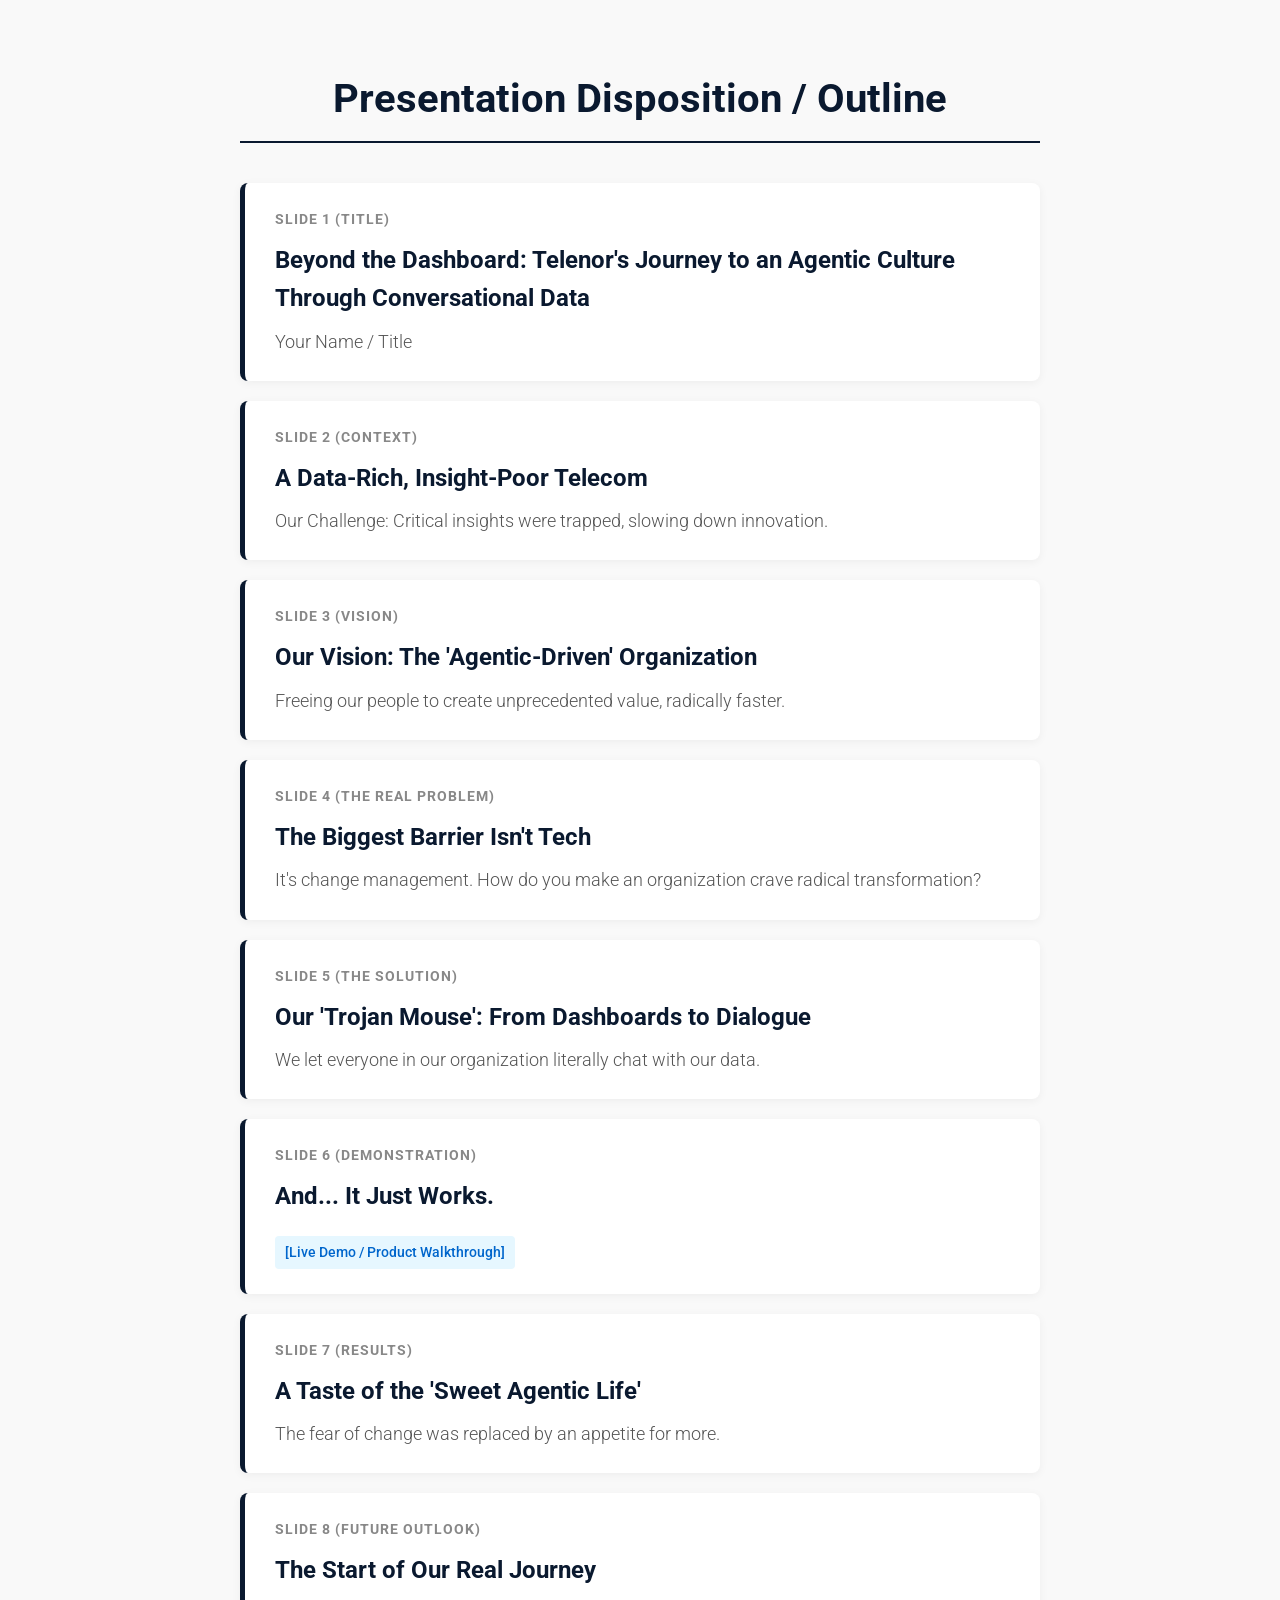
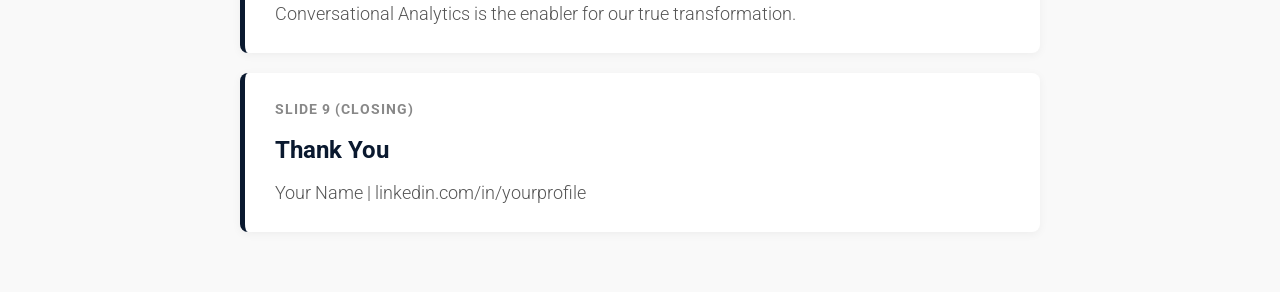
<file: outline.html>
<!DOCTYPE html>
<html lang="en">
<head>
    <meta charset="UTF-8">
    <meta name="viewport" content="width=device-width, initial-scale=1.0">
    <title>Presentation Outline: Telenor's Journey</title>
    <link href="https://fonts.googleapis.com/css2?family=Roboto:wght@300;400;700&display=swap" rel="stylesheet">
    <style>
        body {
            font-family: 'Roboto', sans-serif;
            line-height: 1.6;
            color: #333;
            max-width: 800px;
            margin: 0 auto;
            padding: 40px 20px;
            background-color: #f9f9f9;
        }
        h1.document-title {
            text-align: center;
            color: #0a192f;
            margin-bottom: 40px;
            font-size: 2.5rem;
            border-bottom: 2px solid #0a192f;
            padding-bottom: 10px;
        }
        .slide-block {
            background: #fff;
            padding: 25px 30px;
            margin-bottom: 20px;
            border-radius: 8px;
            box-shadow: 0 2px 10px rgba(0,0,0,0.05);
            border-left: 5px solid #0a192f;
        }
        .slide-number {
            font-size: 0.9rem;
            font-weight: 700;
            color: #888;
            text-transform: uppercase;
            letter-spacing: 1px;
            margin-bottom: 10px;
            display: block;
        }
        h2.slide-title {
            margin: 0 0 10px 0;
            color: #0a192f;
            font-size: 1.5rem;
        }
        p.slide-subtitle {
            margin: 0;
            color: #555;
            font-size: 1.1rem;
            font-weight: 300;
        }
        .demo-note {
            display: inline-block;
            margin-top: 10px;
            padding: 5px 10px;
            background-color: #e6f7ff;
            color: #0066cc;
            border-radius: 4px;
            font-size: 0.9rem;
            font-weight: 500;
        }
    </style>
</head>
<body>

    <h1 class="document-title">Presentation Disposition / Outline</h1>

    <div class="slide-block">
        <span class="slide-number">Slide 1 (Title)</span>
        <h2 class="slide-title">Beyond the Dashboard: Telenor's Journey to an Agentic Culture Through Conversational Data</h2>
        <p class="slide-subtitle">Your Name / Title</p>
    </div>

    <div class="slide-block">
        <span class="slide-number">Slide 2 (Context)</span>
        <h2 class="slide-title">A Data-Rich, Insight-Poor Telecom</h2>
        <p class="slide-subtitle">Our Challenge: Critical insights were trapped, slowing down innovation.</p>
    </div>

    <div class="slide-block">
        <span class="slide-number">Slide 3 (Vision)</span>
        <h2 class="slide-title">Our Vision: The 'Agentic-Driven' Organization</h2>
        <p class="slide-subtitle">Freeing our people to create unprecedented value, radically faster.</p>
    </div>

    <div class="slide-block">
        <span class="slide-number">Slide 4 (The Real Problem)</span>
        <h2 class="slide-title">The Biggest Barrier Isn't Tech</h2>
        <p class="slide-subtitle">It's change management. How do you make an organization crave radical transformation?</p>
    </div>

    <div class="slide-block">
        <span class="slide-number">Slide 5 (The Solution)</span>
        <h2 class="slide-title">Our 'Trojan Mouse': From Dashboards to Dialogue</h2>
        <p class="slide-subtitle">We let everyone in our organization literally chat with our data.</p>
    </div>

    <div class="slide-block">
        <span class="slide-number">Slide 6 (Demonstration)</span>
        <h2 class="slide-title">And... It Just Works.</h2>
        <div class="demo-note">[Live Demo / Product Walkthrough]</div>
    </div>

    <div class="slide-block">
        <span class="slide-number">Slide 7 (Results)</span>
        <h2 class="slide-title">A Taste of the 'Sweet Agentic Life'</h2>
        <p class="slide-subtitle">The fear of change was replaced by an appetite for more.</p>
    </div>

    <div class="slide-block">
        <span class="slide-number">Slide 8 (Future Outlook)</span>
        <h2 class="slide-title">The Start of Our Real Journey</h2>
        <p class="slide-subtitle">Conversational Analytics is the enabler for our true transformation.</p>
    </div>

    <div class="slide-block">
        <span class="slide-number">Slide 9 (Closing)</span>
        <h2 class="slide-title">Thank You</h2>
        <p class="slide-subtitle">Your Name | linkedin.com/in/yourprofile</p>
    </div>

</body>
</html>
</file>
